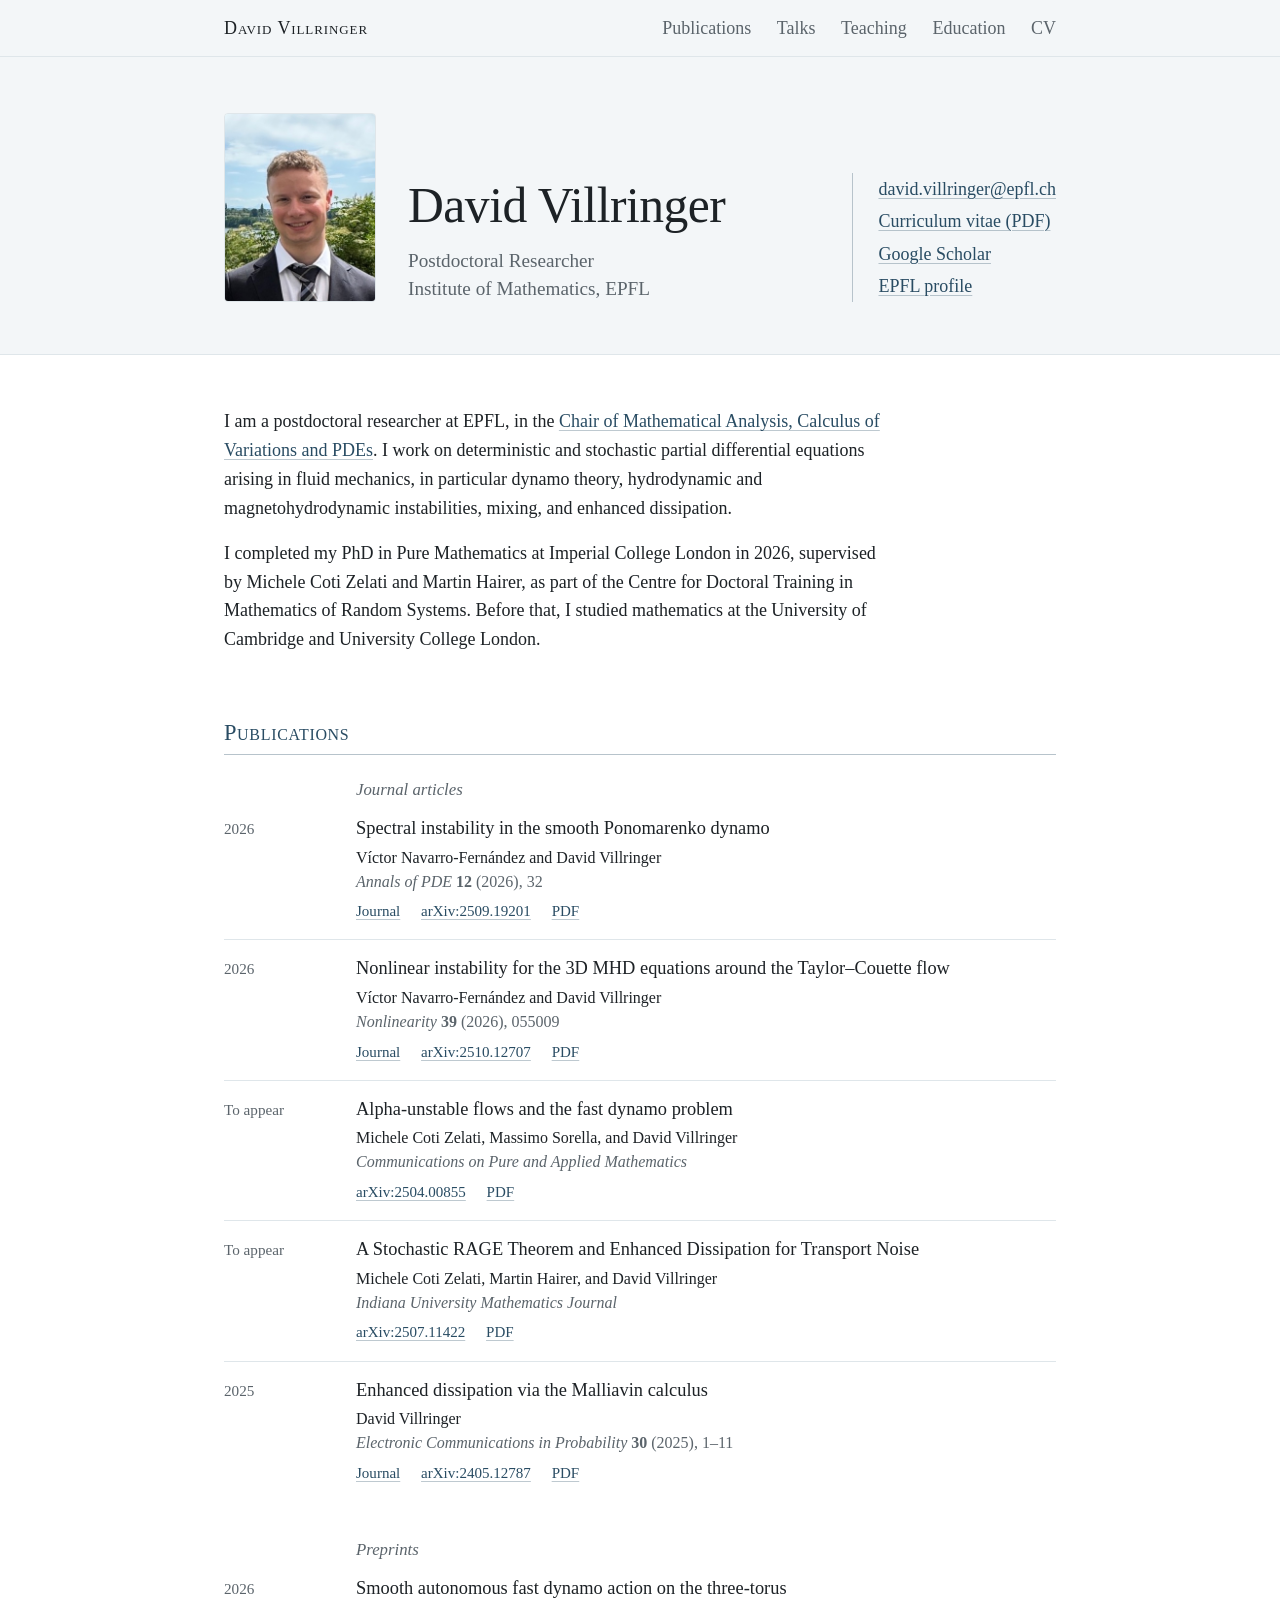
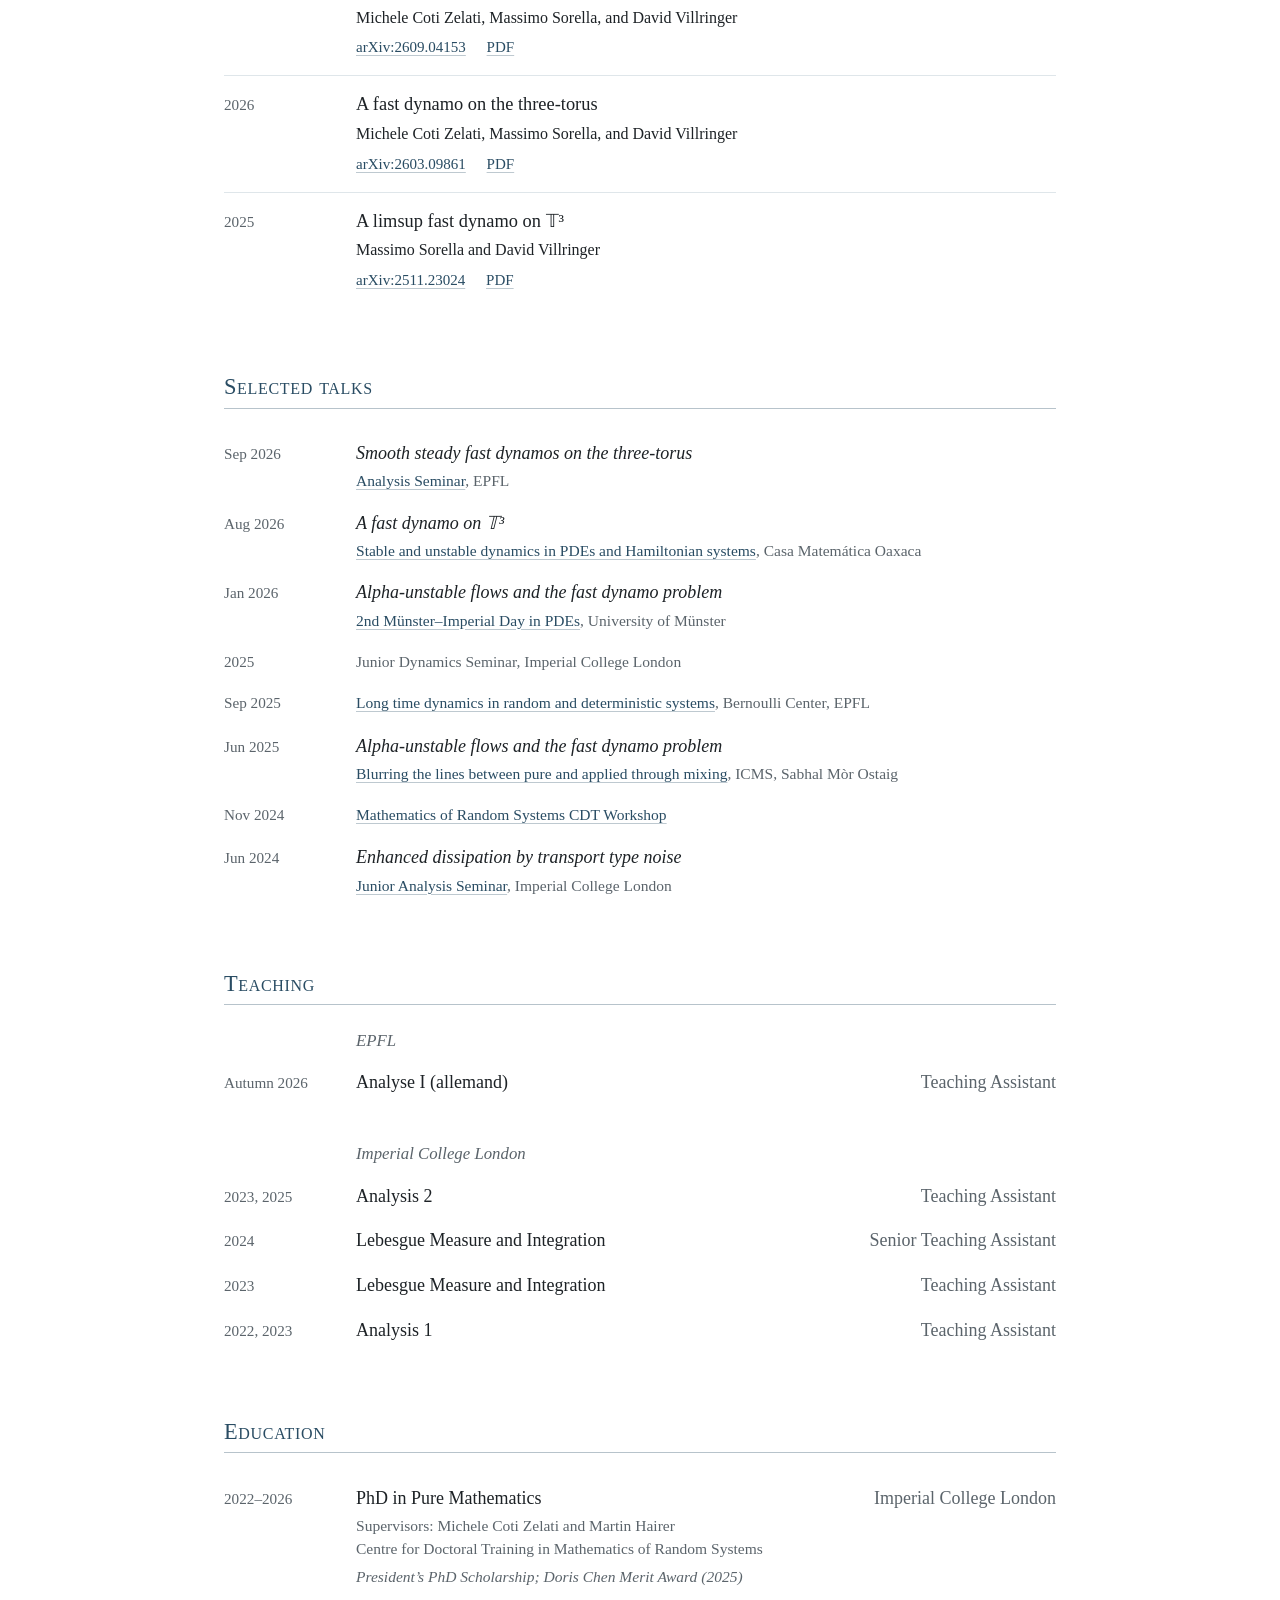
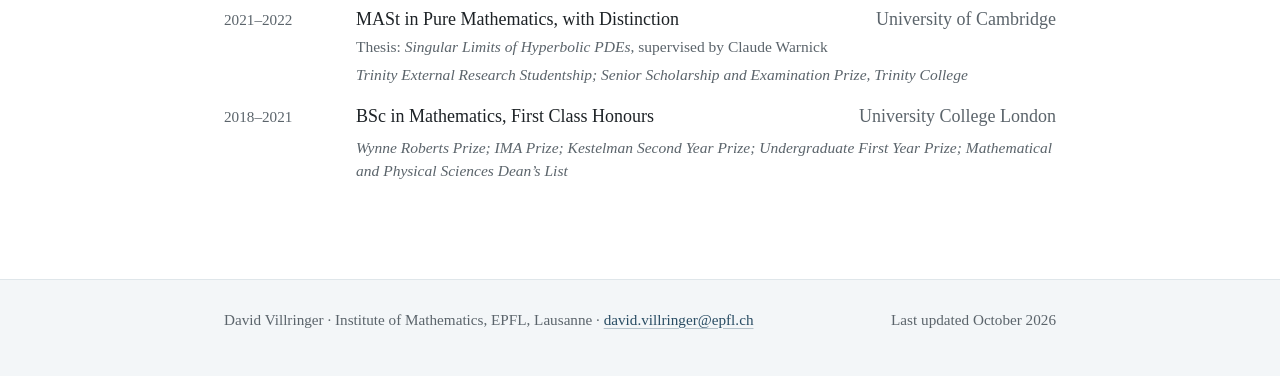
<file: index.html>
<!doctype html>
<html lang="en">
<head>
  <meta charset="utf-8">
  <meta name="viewport" content="width=device-width, initial-scale=1">
  <title>David Villringer · Mathematics · EPFL</title>
  <meta name="description" content="David Villringer is a postdoctoral researcher in mathematics at EPFL, working on partial differential equations in fluid mechanics: dynamo theory, magnetohydrodynamic instabilities, mixing and enhanced dissipation.">
  <meta name="author" content="David Villringer">
  <meta name="color-scheme" content="light dark">
  <meta name="theme-color" content="#f3f6f8" media="(prefers-color-scheme: light)">
  <meta name="theme-color" content="#171d21" media="(prefers-color-scheme: dark)">
  <link rel="canonical" href="https://dlvill.github.io/">
  <meta property="og:type" content="profile">
  <meta property="og:url" content="https://dlvill.github.io/">
  <meta property="og:title" content="David Villringer">
  <meta property="og:description" content="Postdoctoral researcher in mathematics at EPFL, working on partial differential equations in fluid mechanics.">
  <meta property="og:image" content="https://dlvill.github.io/assets/portrait.jpg">
  <meta name="twitter:card" content="summary">
  <link rel="icon" href="favicon.svg" type="image/svg+xml">
  <link rel="stylesheet" href="style.css">
  <script type="application/ld+json">
  {
    "@context": "https://schema.org",
    "@type": "Person",
    "name": "David Villringer",
    "alternateName": "David Luca Villringer",
    "url": "https://dlvill.github.io/",
    "image": "https://dlvill.github.io/assets/portrait.jpg",
    "jobTitle": "Postdoctoral Researcher",
    "email": "david.villringer@epfl.ch",
    "worksFor": {
      "@type": "CollegeOrUniversity",
      "name": "EPFL",
      "url": "https://www.epfl.ch/"
    },
    "alumniOf": [
      { "@type": "CollegeOrUniversity", "name": "Imperial College London" },
      { "@type": "CollegeOrUniversity", "name": "University of Cambridge" },
      { "@type": "CollegeOrUniversity", "name": "University College London" }
    ],
    "knowsAbout": [
      "Partial differential equations",
      "Fluid mechanics",
      "Stochastic analysis",
      "Dynamo theory",
      "Magnetohydrodynamics",
      "Mixing",
      "Enhanced dissipation"
    ],
    "sameAs": [
      "https://people.epfl.ch/david.villringer",
      "https://scholar.google.com/citations?user=IvFtIYQAAAAJ"
    ]
  }
  </script>
</head>
<body>
  <a class="skip-link" href="#main">Skip to main content</a>

  <nav class="site-nav" aria-label="Sections">
    <div class="wrap nav-inner">
      <a class="nav-name" href="#top">David Villringer</a>
      <ul role="list">
        <li><a href="#publications">Publications</a></li>
        <li><a href="#talks">Talks</a></li>
        <li><a href="#teaching">Teaching</a></li>
        <li><a href="#education">Education</a></li>
        <li><a href="assets/David_Villringer_CV.pdf">CV</a></li>
      </ul>
    </div>
  </nav>

  <header class="masthead" id="top">
    <div class="wrap masthead-inner">
      <img class="portrait" src="assets/portrait.jpg" width="308" height="385" alt="Portrait of David Villringer">
      <div class="identity">
        <h1>David Villringer</h1>
        <p class="position">Postdoctoral Researcher<br>Institute of Mathematics, EPFL</p>
      </div>
      <ul class="contact" role="list" aria-label="Contact and profiles">
        <li><a href="mailto:david.villringer@epfl.ch">david.villringer@epfl.ch</a></li>
        <li><a href="assets/David_Villringer_CV.pdf">Curriculum vitae (PDF)</a></li>
        <li><a href="https://scholar.google.com/citations?user=IvFtIYQAAAAJ&amp;hl=en">Google Scholar</a></li>
        <li><a href="https://people.epfl.ch/david.villringer">EPFL profile</a></li>
      </ul>
    </div>
  </header>

  <main id="main" class="wrap">

    <section class="intro" aria-label="About">
      <p>I am a postdoctoral researcher at EPFL, in the <a href="https://www.epfl.ch/labs/amcv/">Chair of Mathematical Analysis, Calculus of Variations and PDEs</a>. I work on deterministic and stochastic partial differential equations arising in fluid mechanics, in particular dynamo theory, hydrodynamic and magnetohydrodynamic instabilities, mixing, and enhanced dissipation.</p>
      <p>I completed my PhD in Pure Mathematics at Imperial College London in 2026, supervised by Michele Coti Zelati and Martin Hairer, as part of the Centre for Doctoral Training in Mathematics of Random Systems. Before that, I studied mathematics at the University of Cambridge and University College London.</p>
    </section>

    <section id="publications" class="block" aria-labelledby="publications-title">
      <h2 id="publications-title">Publications</h2>

      <h3 class="list-heading">Journal articles</h3>
      <ol class="entries pubs" role="list">
        <li>
          <span class="when">2026</span>
          <div>
            <p class="pub-title">Spectral instability in the smooth Ponomarenko dynamo</p>
            <p class="pub-authors">Víctor Navarro-Fernández and David Villringer</p>
            <p class="pub-venue"><cite>Annals of PDE</cite> <b>12</b> (2026), 32</p>
            <p class="pub-links">
              <a href="https://doi.org/10.1007/s40818-026-00255-1">Journal</a>
              <a href="https://arxiv.org/abs/2509.19201">arXiv:2509.19201</a>
              <a href="https://arxiv.org/pdf/2509.19201">PDF</a>
            </p>
          </div>
        </li>
        <li>
          <span class="when">2026</span>
          <div>
            <p class="pub-title">Nonlinear instability for the 3D MHD equations around the Taylor–Couette flow</p>
            <p class="pub-authors">Víctor Navarro-Fernández and David Villringer</p>
            <p class="pub-venue"><cite>Nonlinearity</cite> <b>39</b> (2026), 055009</p>
            <p class="pub-links">
              <a href="https://doi.org/10.1088/1361-6544/ae65fc">Journal</a>
              <a href="https://arxiv.org/abs/2510.12707">arXiv:2510.12707</a>
              <a href="https://arxiv.org/pdf/2510.12707">PDF</a>
            </p>
          </div>
        </li>
        <li>
          <span class="when">To appear</span>
          <div>
            <p class="pub-title">Alpha-unstable flows and the fast dynamo problem</p>
            <p class="pub-authors">Michele Coti Zelati, Massimo Sorella, and David Villringer</p>
            <p class="pub-venue"><cite>Communications on Pure and Applied Mathematics</cite></p>
            <p class="pub-links">
              <a href="https://arxiv.org/abs/2504.00855">arXiv:2504.00855</a>
              <a href="https://arxiv.org/pdf/2504.00855">PDF</a>
            </p>
          </div>
        </li>
        <li>
          <span class="when">To appear</span>
          <div>
            <p class="pub-title">A Stochastic RAGE Theorem and Enhanced Dissipation for Transport Noise</p>
            <p class="pub-authors">Michele Coti Zelati, Martin Hairer, and David Villringer</p>
            <p class="pub-venue"><cite>Indiana University Mathematics Journal</cite></p>
            <p class="pub-links">
              <a href="https://arxiv.org/abs/2507.11422">arXiv:2507.11422</a>
              <a href="https://arxiv.org/pdf/2507.11422">PDF</a>
            </p>
          </div>
        </li>
        <li>
          <span class="when">2025</span>
          <div>
            <p class="pub-title">Enhanced dissipation via the Malliavin calculus</p>
            <p class="pub-authors">David Villringer</p>
            <p class="pub-venue"><cite>Electronic Communications in Probability</cite> <b>30</b> (2025), 1–11</p>
            <p class="pub-links">
              <a href="https://doi.org/10.1214/25-ECP676">Journal</a>
              <a href="https://arxiv.org/abs/2405.12787">arXiv:2405.12787</a>
              <a href="https://arxiv.org/pdf/2405.12787">PDF</a>
            </p>
          </div>
        </li>
      </ol>

      <h3 class="list-heading">Preprints</h3>
      <ol class="entries pubs" role="list">
        <li>
          <span class="when">2026</span>
          <div>
            <p class="pub-title">Smooth autonomous fast dynamo action on the three-torus</p>
            <p class="pub-authors">Michele Coti Zelati, Massimo Sorella, and David Villringer</p>
            <p class="pub-links">
              <a href="https://arxiv.org/abs/2609.04153">arXiv:2609.04153</a>
              <a href="https://arxiv.org/pdf/2609.04153">PDF</a>
            </p>
          </div>
        </li>
        <li>
          <span class="when">2026</span>
          <div>
            <p class="pub-title">A fast dynamo on the three-torus</p>
            <p class="pub-authors">Michele Coti Zelati, Massimo Sorella, and David Villringer</p>
            <p class="pub-links">
              <a href="https://arxiv.org/abs/2603.09861">arXiv:2603.09861</a>
              <a href="https://arxiv.org/pdf/2603.09861">PDF</a>
            </p>
          </div>
        </li>
        <li>
          <span class="when">2025</span>
          <div>
            <p class="pub-title">A limsup fast dynamo on 𝕋³</p>
            <p class="pub-authors">Massimo Sorella and David Villringer</p>
            <p class="pub-links">
              <a href="https://arxiv.org/abs/2511.23024">arXiv:2511.23024</a>
              <a href="https://arxiv.org/pdf/2511.23024">PDF</a>
            </p>
          </div>
        </li>
      </ol>
    </section>

    <section id="talks" class="block" aria-labelledby="talks-title">
      <h2 id="talks-title">Selected talks</h2>
      <ol class="entries" role="list">
        <li>
          <time class="when" datetime="2026-09-25">Sep 2026</time>
          <div>
            <p class="talk-title">Smooth steady fast dynamos on the three-torus</p>
            <p class="detail"><a href="https://memento.epfl.ch/event/smooth-steady-fast-dynamos-on-the-three-torus/">Analysis Seminar</a>, EPFL</p>
          </div>
        </li>
        <li>
          <time class="when" datetime="2026-08-10">Aug 2026</time>
          <div>
            <p class="talk-title">A fast dynamo on 𝕋³</p>
            <p class="detail"><a href="https://www.birs.ca/events/2026/5-day-workshops/26w5551/schedule">Stable and unstable dynamics in PDEs and Hamiltonian systems</a>, Casa Matemática Oaxaca</p>
          </div>
        </li>
        <li>
          <time class="when" datetime="2026-01-27">Jan 2026</time>
          <div>
            <p class="talk-title">Alpha-unstable flows and the fast dynamo problem</p>
            <p class="detail"><a href="https://www.uni-muenster.de/MathematicsMuenster/events/2026/imperialday.shtml">2nd Münster–Imperial Day in PDEs</a>, University of Münster</p>
          </div>
        </li>
        <li>
          <time class="when" datetime="2025">2025</time>
          <p class="detail">Junior Dynamics Seminar, Imperial College London</p>
        </li>
        <li>
          <time class="when" datetime="2025-09-15">Sep 2025</time>
          <p class="detail"><a href="https://www.epfl.ch/labs/amcv/amcv/events/long-time-dynamics-in-random-and-deterministic-systems/">Long time dynamics in random and deterministic systems</a>, Bernoulli Center, EPFL</p>
        </li>
        <li>
          <time class="when" datetime="2025-06-03">Jun 2025</time>
          <div>
            <p class="talk-title">Alpha-unstable flows and the fast dynamo problem</p>
            <p class="detail"><a href="https://icms.ac.uk/activities/workshop/blurring-the-lines-between-pure-and-applied-through-mixing/">Blurring the lines between pure and applied through mixing</a>, ICMS, Sabhal Mòr Ostaig</p>
          </div>
        </li>
        <li>
          <time class="when" datetime="2024-11-06">Nov 2024</time>
          <p class="detail"><a href="https://www.randomsystems-cdt.ac.uk/cdt-workshops">Mathematics of Random Systems CDT Workshop</a></p>
        </li>
        <li>
          <time class="when" datetime="2024-06-05">Jun 2024</time>
          <div>
            <p class="talk-title">Enhanced dissipation by transport type noise</p>
            <p class="detail"><a href="https://www.imperial.ac.uk/events/176219/david-villringer-imperial-tbc/">Junior Analysis Seminar</a>, Imperial College London</p>
          </div>
        </li>
      </ol>
    </section>

    <section id="teaching" class="block" aria-labelledby="teaching-title">
      <h2 id="teaching-title">Teaching</h2>

      <h3 class="list-heading">EPFL</h3>
      <ul class="entries" role="list">
        <li>
          <span class="when">Autumn 2026</span>
          <p class="split"><span>Analyse I (allemand)</span> <span>Teaching Assistant</span></p>
        </li>
      </ul>

      <h3 class="list-heading">Imperial College London</h3>
      <ul class="entries" role="list">
        <li>
          <span class="when">2023, 2025</span>
          <p class="split"><span>Analysis 2</span> <span>Teaching Assistant</span></p>
        </li>
        <li>
          <span class="when">2024</span>
          <p class="split"><span>Lebesgue Measure and Integration</span> <span>Senior Teaching Assistant</span></p>
        </li>
        <li>
          <span class="when">2023</span>
          <p class="split"><span>Lebesgue Measure and Integration</span> <span>Teaching Assistant</span></p>
        </li>
        <li>
          <span class="when">2022, 2023</span>
          <p class="split"><span>Analysis 1</span> <span>Teaching Assistant</span></p>
        </li>
      </ul>
    </section>

    <section id="education" class="block" aria-labelledby="education-title">
      <h2 id="education-title">Education</h2>
      <ul class="entries" role="list">
        <li>
          <span class="when">2022–2026</span>
          <div>
            <p class="split"><span>PhD in Pure Mathematics</span> <span>Imperial College London</span></p>
            <p class="detail">Supervisors: Michele Coti Zelati and Martin Hairer<br>Centre for Doctoral Training in Mathematics of Random Systems</p>
            <p class="detail awards">President’s PhD Scholarship; Doris Chen Merit Award (2025)</p>
          </div>
        </li>
        <li>
          <span class="when">2021–2022</span>
          <div>
            <p class="split"><span>MASt in Pure Mathematics, with Distinction</span> <span>University of Cambridge</span></p>
            <p class="detail">Thesis: <cite>Singular Limits of Hyperbolic PDEs</cite>, supervised by Claude Warnick</p>
            <p class="detail awards">Trinity External Research Studentship; Senior Scholarship and Examination Prize, Trinity College</p>
          </div>
        </li>
        <li>
          <span class="when">2018–2021</span>
          <div>
            <p class="split"><span>BSc in Mathematics, First Class Honours</span> <span>University College London</span></p>
            <p class="detail awards">Wynne Roberts Prize; IMA Prize; Kestelman Second Year Prize; Undergraduate First Year Prize; Mathematical and Physical Sciences Dean’s List</p>
          </div>
        </li>
      </ul>
    </section>

  </main>

  <footer class="site-footer">
    <div class="wrap footer-inner">
      <p>David Villringer · Institute of Mathematics, EPFL, Lausanne · <a href="mailto:david.villringer@epfl.ch">david.villringer@epfl.ch</a></p>
      <p>Last updated October 2026</p>
    </div>
  </footer>
</body>
</html>
</file>
<file: style.css>
/*
  David Villringer: academic website.
  Plain HTML and CSS with no external resources; colours and type follow the CV.
*/

:root {
  --bg: #ffffff;
  --band: #f3f6f8;
  --text: #1d2226;
  --muted: #5b646b;
  --accent: #294c63;
  --accent-strong: #172f40;
  --underline: rgba(41, 76, 99, 0.3);
  --rule: #dfe6ea;
  --rule-strong: #b7c3cb;
  --nav-bg: rgba(243, 246, 248, 0.94);

  --serif: Palatino, "Palatino Linotype", "Book Antiqua", "TeX Gyre Pagella",
    "URW Palladio L", P052, Georgia, serif;
  --page: 52rem;
  --gutter: 1.5rem;
  --date-col: 6.5rem;
  --col-gap: 1.75rem;
}

@media (prefers-color-scheme: dark) {
  :root {
    --bg: #111518;
    --band: #171d21;
    --text: #e2e5e8;
    --muted: #9ba4ab;
    --accent: #9fc3da;
    --accent-strong: #cfe3f0;
    --underline: rgba(159, 195, 218, 0.38);
    --rule: #262f35;
    --rule-strong: #3a4750;
    --nav-bg: rgba(23, 29, 33, 0.94);
  }
}

/* Base */

*,
*::before,
*::after {
  box-sizing: border-box;
}

html {
  -webkit-text-size-adjust: 100%;
  text-size-adjust: 100%;
}

@media (prefers-reduced-motion: no-preference) {
  html {
    scroll-behavior: smooth;
  }
}

body {
  margin: 0;
  background: var(--bg);
  color: var(--text);
  font-family: var(--serif);
  font-size: 1.125rem;
  line-height: 1.6;
  font-kerning: normal;
  text-rendering: optimizeLegibility;
}

h1,
h2,
h3,
p,
ul,
ol {
  margin: 0;
}

ul,
ol {
  padding: 0;
  list-style: none;
}

cite {
  font-style: italic;
}

a {
  color: var(--accent);
  text-decoration: underline;
  text-decoration-color: var(--underline);
  text-decoration-thickness: 1px;
  text-underline-offset: 0.18em;
  transition: color 0.15s ease, text-decoration-color 0.15s ease;
}

a:hover {
  color: var(--accent-strong);
  text-decoration-color: currentColor;
}

:focus-visible {
  outline: 2px solid var(--accent);
  outline-offset: 3px;
  border-radius: 2px;
}

.wrap {
  max-width: calc(var(--page) + 2 * var(--gutter));
  margin-inline: auto;
  padding-inline: var(--gutter);
}

.skip-link {
  position: absolute;
  top: -4rem;
  left: var(--gutter);
  z-index: 20;
  padding: 0.5rem 0.9rem;
  background: var(--bg);
  border: 1px solid var(--rule-strong);
}

.skip-link:focus {
  top: 0.75rem;
}

/* Navigation */

.site-nav {
  position: sticky;
  top: 0;
  z-index: 10;
  background: var(--nav-bg);
  border-bottom: 1px solid var(--rule);
  -webkit-backdrop-filter: blur(8px);
  backdrop-filter: blur(8px);
}

.nav-inner {
  display: flex;
  flex-wrap: wrap;
  align-items: baseline;
  justify-content: space-between;
  gap: 0.25rem 2rem;
  padding-block: 0.85rem;
}

.nav-name {
  color: var(--text);
  font-variant-caps: small-caps;
  letter-spacing: 0.05em;
  text-decoration: none;
}

.site-nav ul {
  display: flex;
  flex-wrap: wrap;
  gap: 0.15rem 1.6rem;
}

.site-nav ul a {
  color: var(--muted);
  text-decoration: none;
}

.site-nav a:hover {
  color: var(--accent);
}

/* Masthead */

.masthead {
  background: var(--band);
  border-bottom: 1px solid var(--rule);
}

.masthead-inner {
  display: grid;
  grid-template-columns: auto minmax(0, 1fr) auto;
  grid-template-areas: "portrait identity contact";
  align-items: end;
  gap: 1.75rem 2rem;
  padding-block: 3.5rem 3.25rem;
}

.portrait {
  grid-area: portrait;
  display: block;
  width: 9.5rem;
  height: auto;
  border: 1px solid var(--rule);
  border-radius: 4px;
}

.identity {
  grid-area: identity;
}

.masthead h1 {
  font-size: clamp(2.3rem, 1.7rem + 2.4vw, 3.1rem);
  font-weight: normal;
  line-height: 1.05;
  letter-spacing: -0.01em;
}

.position {
  margin-top: 0.9rem;
  color: var(--muted);
  font-size: 1.2rem;
  line-height: 1.45;
}

.contact {
  grid-area: contact;
  padding-left: 1.6rem;
  border-left: 1px solid var(--rule-strong);
  line-height: 1.8;
}

/* Introduction */

.intro {
  max-width: 42rem;
  padding-top: 3.25rem;
}

.intro p + p {
  margin-top: 0.9em;
}

/* Sections */

.block {
  margin-top: 4rem;
  scroll-margin-top: 4.5rem;
}

h2 {
  margin-bottom: 1.4rem;
  padding-bottom: 0.4rem;
  border-bottom: 1px solid var(--rule-strong);
  color: var(--accent);
  font-size: 1.4rem;
  font-weight: normal;
  line-height: 1.3;
  font-variant-caps: small-caps;
  letter-spacing: 0.03em;
}

.list-heading {
  margin: 2.25rem 0 0.35rem calc(var(--date-col) + var(--col-gap));
  color: var(--muted);
  font-size: 1.05rem;
  font-style: italic;
  font-weight: normal;
}

h2 + .list-heading {
  margin-top: 0;
}

/* Dated entries: publications, talks, teaching, education */

.entries > li {
  display: grid;
  grid-template-columns: var(--date-col) minmax(0, 1fr);
  column-gap: var(--col-gap);
  align-items: baseline;
  padding-block: 0.5rem;
}

.when {
  color: var(--muted);
  font-size: 0.95rem;
  white-space: nowrap;
}

.split {
  display: flex;
  flex-wrap: wrap;
  justify-content: space-between;
  column-gap: 1.5rem;
}

.split > :last-child {
  color: var(--muted);
}

.detail {
  margin-top: 0.1rem;
  color: var(--muted);
  font-size: 0.97rem;
  line-height: 1.5;
}

.awards {
  margin-top: 0.3rem;
  font-style: italic;
}

.talk-title {
  font-style: italic;
}

/* Publications */

.pubs > li {
  padding-block: 1rem;
  border-top: 1px solid var(--rule);
}

.pubs > li:first-child {
  padding-top: 0.4rem;
  border-top: 0;
}

.pub-title {
  font-size: 1.15rem;
  line-height: 1.4;
}

.pub-authors,
.pub-venue {
  font-size: 1rem;
  line-height: 1.5;
}

.pub-authors {
  margin-top: 0.25rem;
}

.pub-venue {
  color: var(--muted);
}

.pub-links {
  display: flex;
  flex-wrap: wrap;
  gap: 0.1rem 1.3rem;
  margin-top: 0.35rem;
  font-size: 0.94rem;
}

/* Footer */

.site-footer {
  margin-top: 5.5rem;
  padding-block: 1.75rem 2.75rem;
  background: var(--band);
  border-top: 1px solid var(--rule);
  color: var(--muted);
  font-size: 0.95rem;
}

.footer-inner {
  display: flex;
  flex-wrap: wrap;
  justify-content: space-between;
  gap: 0.4rem 2rem;
}

/* Narrower screens */

@media (max-width: 52rem) {
  .masthead-inner {
    grid-template-columns: auto minmax(0, 1fr);
    grid-template-areas:
      "portrait identity"
      "portrait contact";
    row-gap: 1.5rem;
  }

  .portrait {
    align-self: start;
  }

  .contact {
    padding-left: 1.1rem;
  }
}

@media (max-width: 34rem) {
  .masthead-inner {
    grid-template-columns: minmax(0, 1fr);
    grid-template-areas:
      "portrait"
      "identity"
      "contact";
  }

  .portrait {
    width: 7.5rem;
  }
}

@media (max-width: 40rem) {
  :root {
    --gutter: 1rem;
  }

  body {
    font-size: 1.0625rem;
  }

  .site-nav {
    position: static;
  }

  .nav-name {
    display: none;
  }

  .site-nav ul {
    flex-wrap: nowrap;
    gap: 0 1rem;
    min-width: 0;
    overflow-x: auto;
    font-size: 0.97rem;
    scrollbar-width: none;
  }

  .site-nav ul::-webkit-scrollbar {
    display: none;
  }

  .masthead-inner {
    padding-block: 2.75rem 2.25rem;
  }

  .intro {
    padding-top: 2.5rem;
  }

  .block {
    margin-top: 3.25rem;
    scroll-margin-top: 1rem;
  }

  .list-heading {
    margin-left: 0;
  }

  .entries > li {
    grid-template-columns: minmax(0, 1fr);
    padding-block: 0.6rem;
  }

  .when {
    font-size: 0.9rem;
    line-height: 1.5;
  }

  .split,
  .split > :last-child {
    display: block;
  }
}

/* Print */

@media print {
  :root {
    --bg: #ffffff;
    --band: #ffffff;
    --text: #000000;
    --muted: #444444;
    --accent: #000000;
    --rule: #cccccc;
    --rule-strong: #999999;
  }

  body {
    font-size: 10.5pt;
  }

  .site-nav,
  .skip-link {
    display: none;
  }

  .masthead-inner {
    padding-block: 0 1.5rem;
  }

  .block {
    margin-top: 1.75rem;
  }

  a {
    text-decoration: none;
  }

  .entries > li {
    break-inside: avoid;
  }
}
</file>
